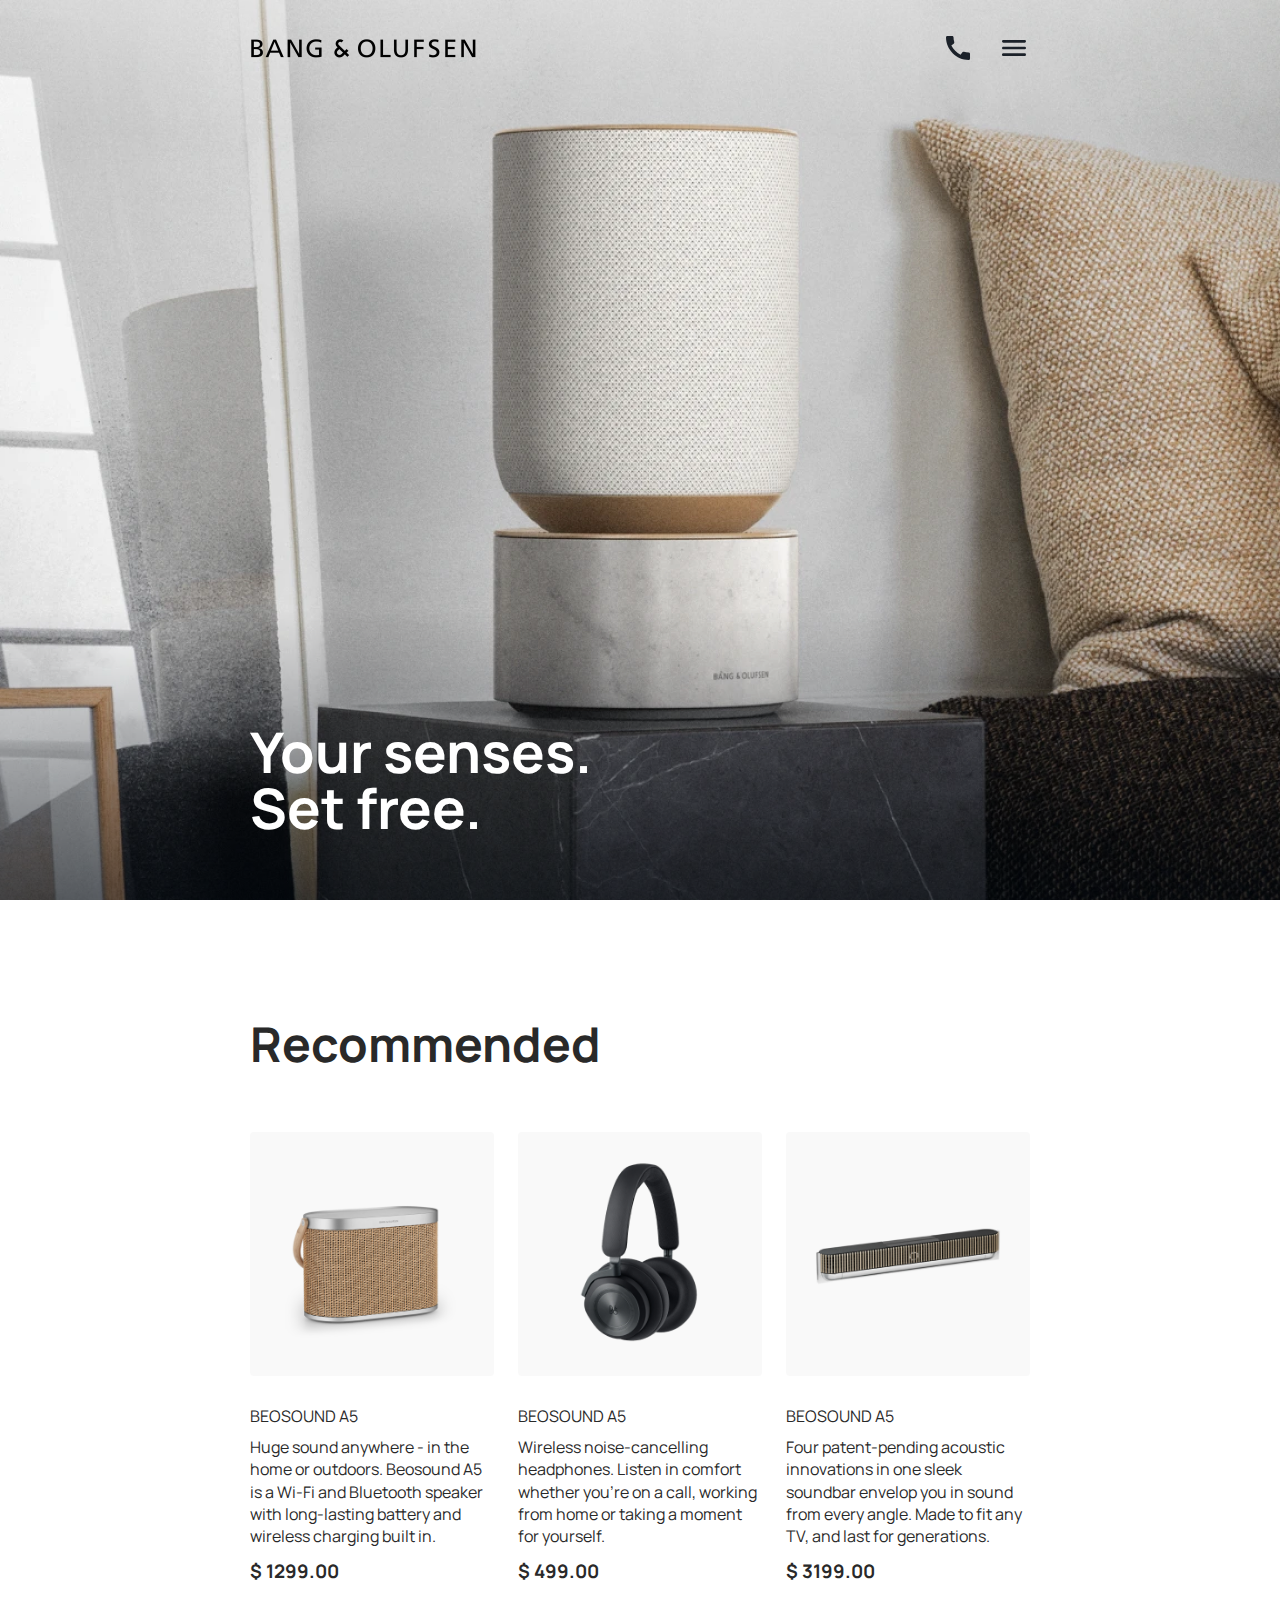
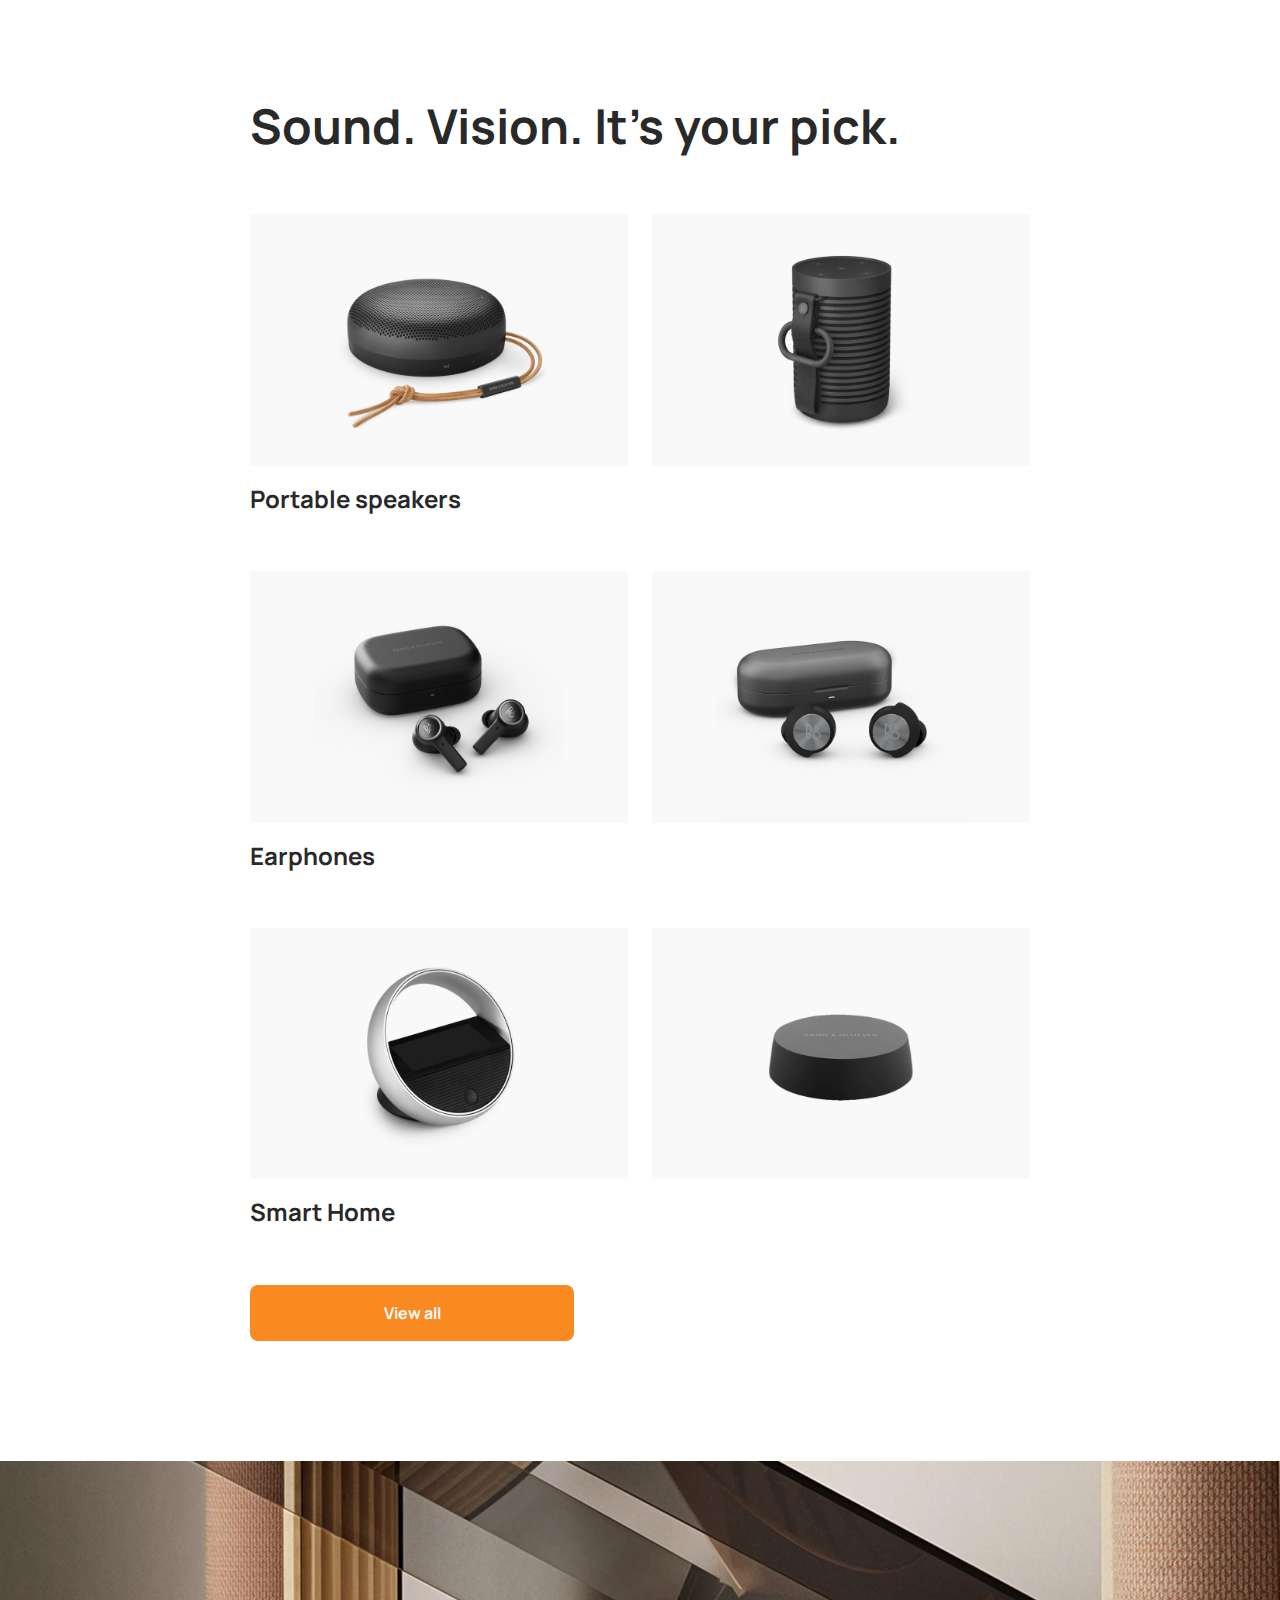
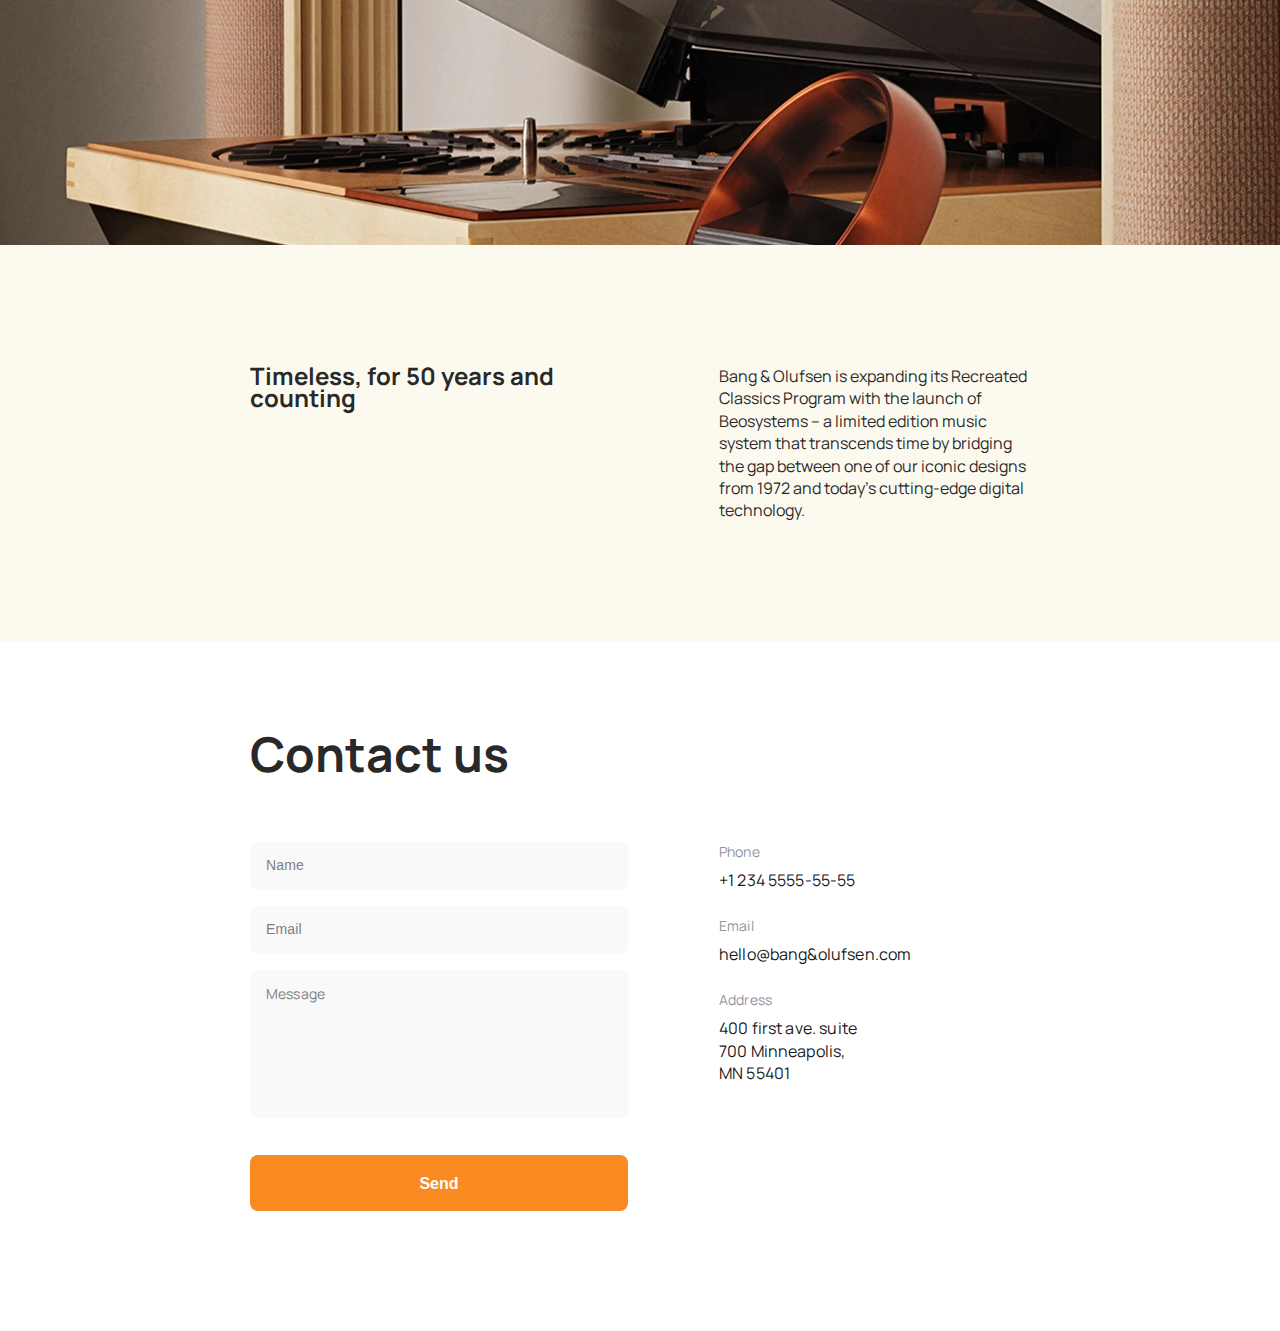
<file: index.html>
<!doctype html><html lang="en" class="page"><head><meta charset="utf-8"><meta name="viewport" content="width=device-width, initial-scale=1.0"><title>Landing Page</title><link rel="stylesheet" href="index.b6cc8915.css"><link rel="preconnect" href="https://fonts.googleapis.com"><link rel="preconnect" href="https://fonts.gstatic.com"><link href="https://fonts.googleapis.com/css2?family=Manrope:wght@200..800&family=Roboto:ital,wght@0,100..900;1,100..900&display=swap" rel="stylesheet"><script src="index.cabb280d.js" defer></script></head><body class="page__body"> <header class="header"> <div class="container"> <div class="header__content"> <div class="top-bar"> <a href="#" class="top-bar__logo-link"> <img src="Logo-2x.b9d4588f.png" alt="Bang & Olufsen logo" class="top-bar__logo"> </a> <div class="top-bar__icons"> <a href="#" class="icon icon--phone"></a> <a href="#menu" class="icon icon--menu"></a> </div> </div> <div class="header__bottom"> <h1 class="header__title"> Your senses. <br> Set free. </h1> </div> </div> </div> </header> <aside class="menu page__menu" id="menu"> <div class="container"> <div class="menu__top top-bar"> <a href="#" class="top-bar__logo-link"> <img src="Logo.6e460b5d.svg" alt="Bang & Olufsen logo" class="top-bar__logo"> </a> <a href="#" class="icon icon--close"></a> </div> <div class="menu__bottom"> <nav class="menu__nav nav"> <ul class="nav__list"> <li class="nav__item"> <a class="nav__link" href="#recommended"> Recommended </a> </li> <li class="nav__item"> <a class="nav__link" href="#our-sound-items"> Categories </a> </li> <li class="nav__item"> <a class="nav__link" href="#history-of-b&o"> About Us </a> </li> <li class="nav__item"> <a class="nav__link" href="#contact"> Contact Us </a> </li> </ul> </nav> <a href="tel: +1 234 5555-55-55" class="menu__phone-number"> +1 234 5555-55-55 </a> <a href="tel: +1 234 5555-55-55" class="menu__call-to-order"> call to order </a> </div> </div> </aside> <main class="section-main"> <div class="section-main__content"> <div class="container"> <section class="recommended" id="recommended"> <h2 class="section-title">Recommended</h2> <div class="recommended__products"> <article class="product"> <a href="#"> <img src="BEOSOUND%20A5.e6f6f009.png" alt="BEOSOUND A5 portable acoustics" class="product__photo"> </a> <p class="product__title">BEOSOUND A5</p> <p class="product__category"> Huge sound anywhere - in the home or outdoors. Beosound A5 is a Wi-Fi and Bluetooth speaker with long-lasting battery and wireless charging built in. </p> <h3 class="product__price">$ 1299.00</h3> </article> <article class="product"> <a href="#"> <img src="BEOPLAY%20HX.5e085003.png" alt="BEOPLAY HX portable headphone" class="product__photo"> </a> <p class="product__title">BEOSOUND A5</p> <p class="product__category"> Wireless noise-cancelling headphones. Listen in comfort whether you're on a call, working from home or taking a moment for yourself. </p> <h3 class="product__price">$ 499.00</h3> </article> <article class="product"> <a href="#"> <img src="BEOSOUND%20THEATRE.5f099db4.png" alt="BEOSOUND THEATRE soundpad" class="product__photo"> </a> <p class="product__title">BEOSOUND A5</p> <p class="product__category"> Four patent-pending acoustic innovations in one sleek soundbar envelop you in sound from every angle. Made to fit any TV, and last for generations. </p> <h3 class="product__price">$ 3199.00</h3> </article> </div> </section> </div> <div class="container"> <section class="categories" id="categories"> <h2 class="section-title">Sound. Vision. It's your pick.</h2> <div class="categories__wrapper"> <article class="category"> <div class="category__photos"> <a href="#" class="category__link"> <img src="Portable%20speakers_pic1.a0234493.png" alt="Portable speakers" class="category__photo"> </a> <a href="#" class="category__link"> <img src="Portable%20speakers_pic2.9fd5c7fa.png" alt="Portable speakers" class="category__photo"> </a> </div> <h3 class="category__title">Portable speakers</h3> </article> <article class="category"> <div class="category__photos"> <a href="#" class="category__link"> <img src="Portable%20speakers_pic3.f34691dc.png" alt="Earphones" class="category__photo"> </a> <a href="#" class="category__link"> <img src="Portable%20speakers_pic4.0ab8198c.png" alt="Earphones" class="category__photo"> </a> </div> <h3 class="category__title">Earphones</h3> </article> <article class="category"> <div class="category__photos"> <a href="#" class="category__link"> <img src="Portable%20speakers_pic5.bebf1d5d.png" alt="Smart Home" class="category__photo"> </a> <a href="#" class="category__link"> <img src="Portable%20speakers_pic6.ce502576.png" alt="Smart Home" class="category__photo"> </a> </div> <h3 class="category__title">Smart Home</h3> </article> <a href="#" class="categories__button" data-qa="hover"> View all </a> </div> </section> </div> <section class="history-of-company" id="history-of-company"> <div class="history-of-company__background"></div> <div class="container"> <div class="history-of-company__content"> <h2 class="history-of-company__title"> Timeless, for 50 years and counting </h2> <p class="history-of-company__description"> Bang & Olufsen is expanding its Recreated Classics Program with the launch of Beosystems – a limited edition music system that transcends time by bridging the gap between one of our iconic designs from 1972 and today’s cutting-edge digital technology. </p> </div> </div> </section> <div class="container"> <section class="contact-us" id="contact-us"> <h2 class="contact-us__title section-title">Contact us</h2> <form class="contact-us__form" action="#" method="post" onsubmit="this.reset(); return false;"> <input class="contact-us__input" type="text" name="name" placeholder="Name" required> <input class="contact-us__input" type="email" name="email" placeholder="Email" required> <textarea class="contact-us__input contact-us__input--textarea" name="message" placeholder="Message" required></textarea> <button class="contact-us__button" type="submit"> Send </button> </form> <div class="contact-us__contacts"> <div class="contact-us__block"> <p class="contact-us__block-name">Phone</p> <p class="contact-us__block-info">+1 234 5555-55-55</p> </div> <div class="contact-us__block"> <p class="contact-us__block-name">Email</p> <p class="contact-us__block-info">hello@bang&olufsen.com</p> </div> <div class="contact-us__block"> <p class="contact-us__block-name">Address</p> <p class="contact-us__block-info"> <a class="contact-us__block-info--link" href="https://www.google.com/maps?q=400+first+ave+suite+700+Minneapolis,+MN+55401" target="_blank"> 400 first ave. suite <br> 700 Minneapolis, <br> MN 55401 </a> </p> </div> </div> </section> </div> </div> </main> </body></html>
</file>
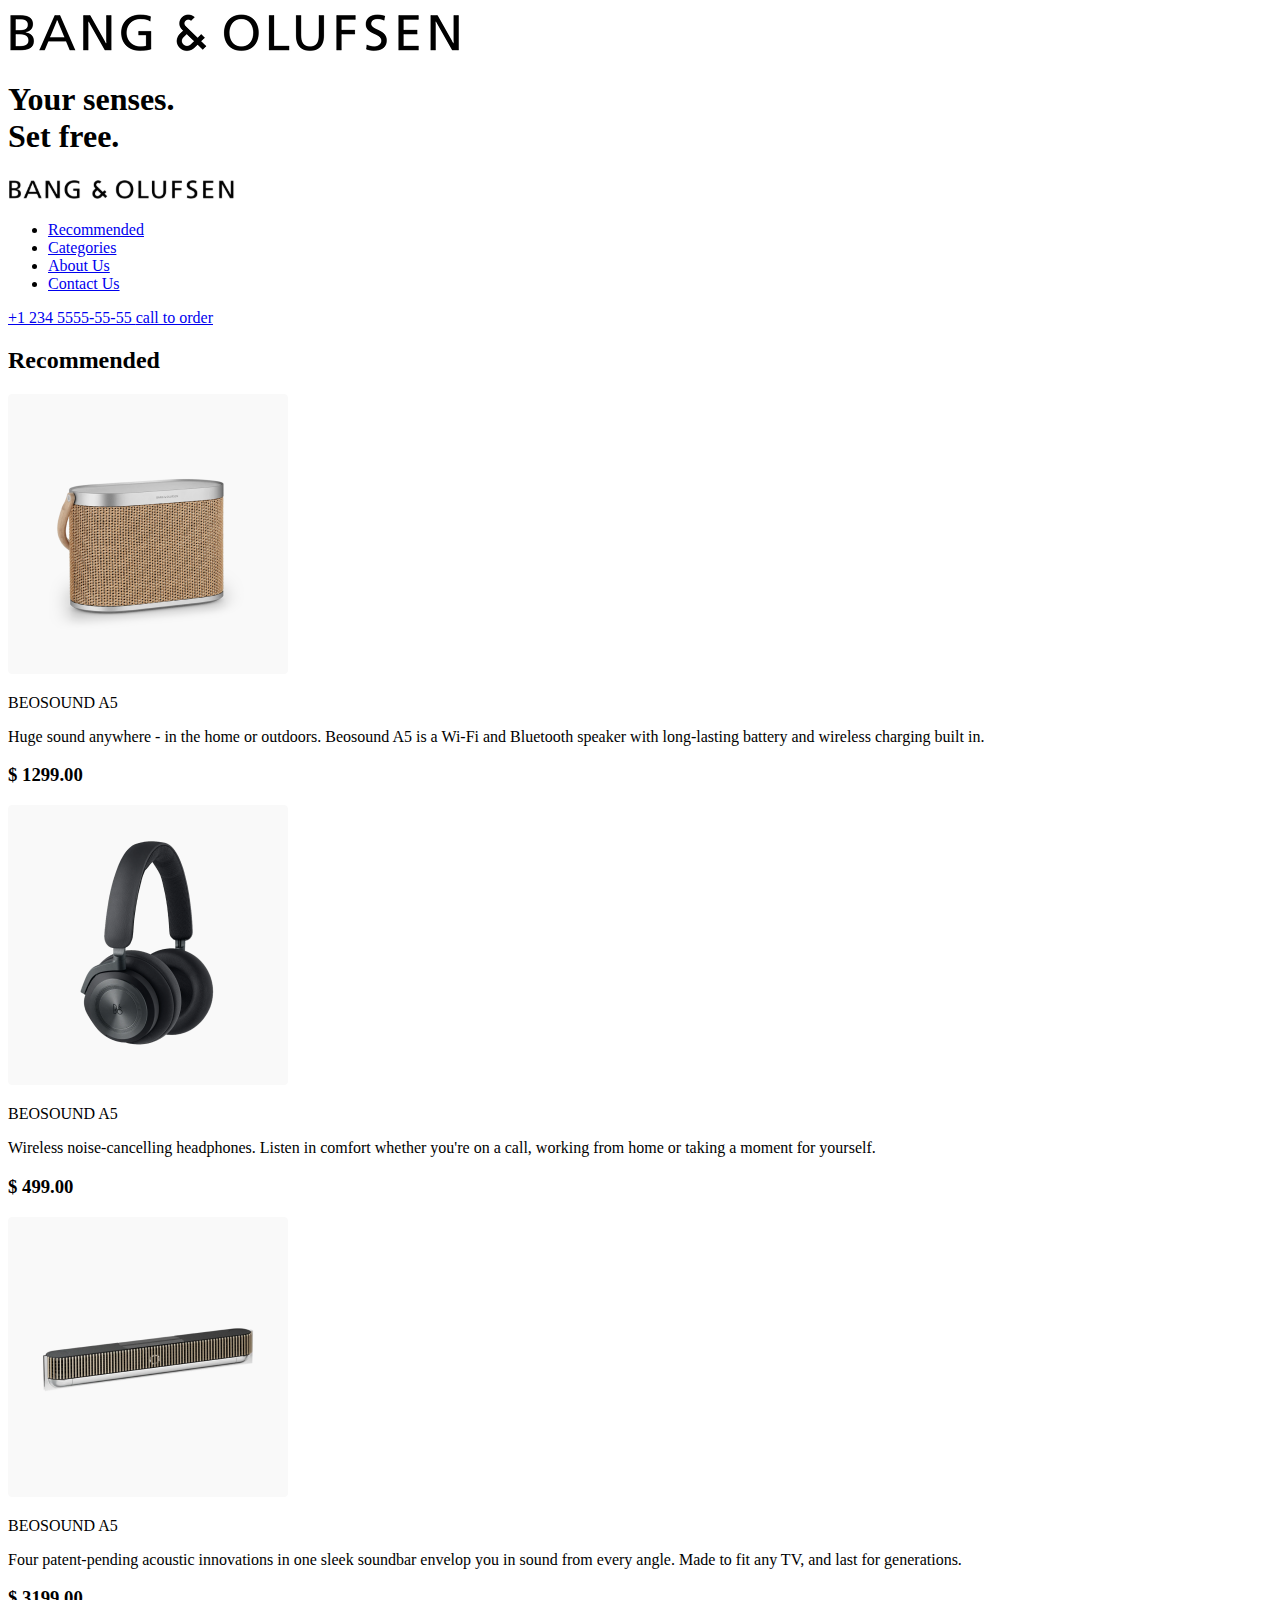
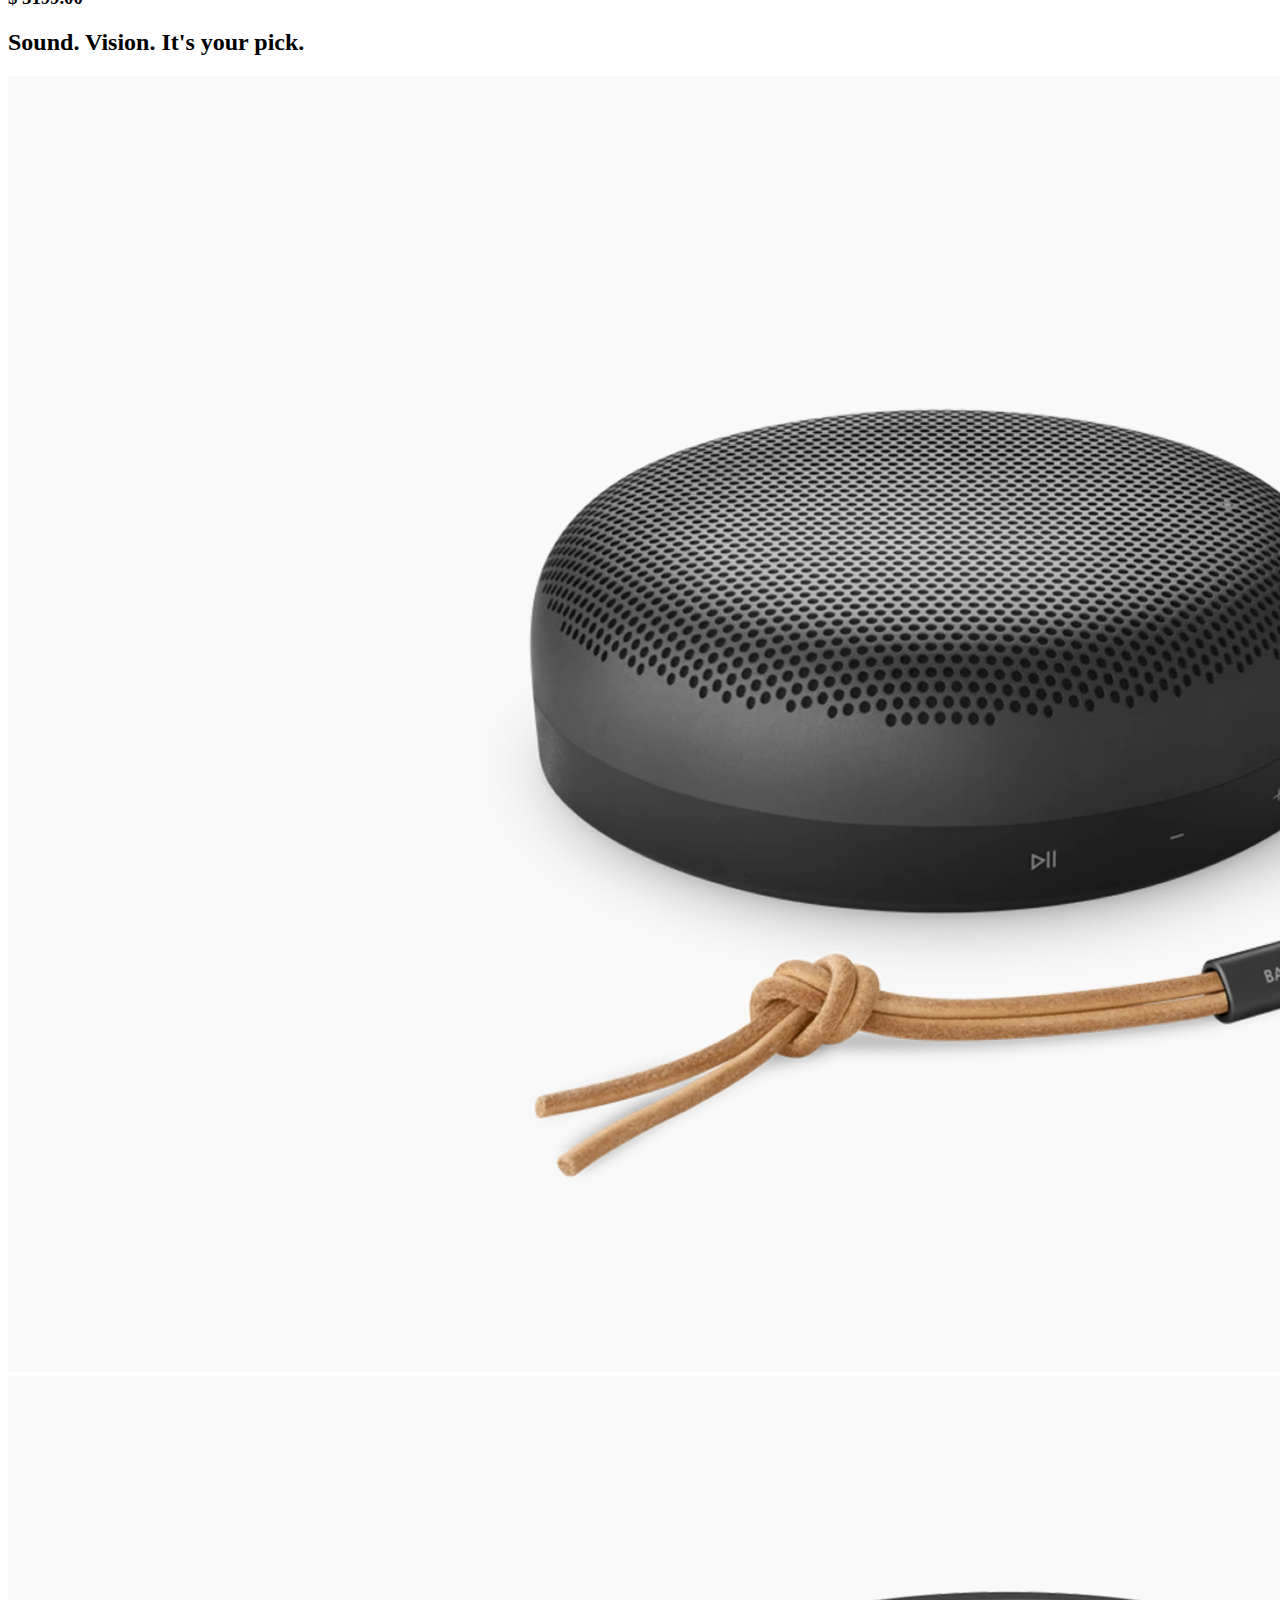
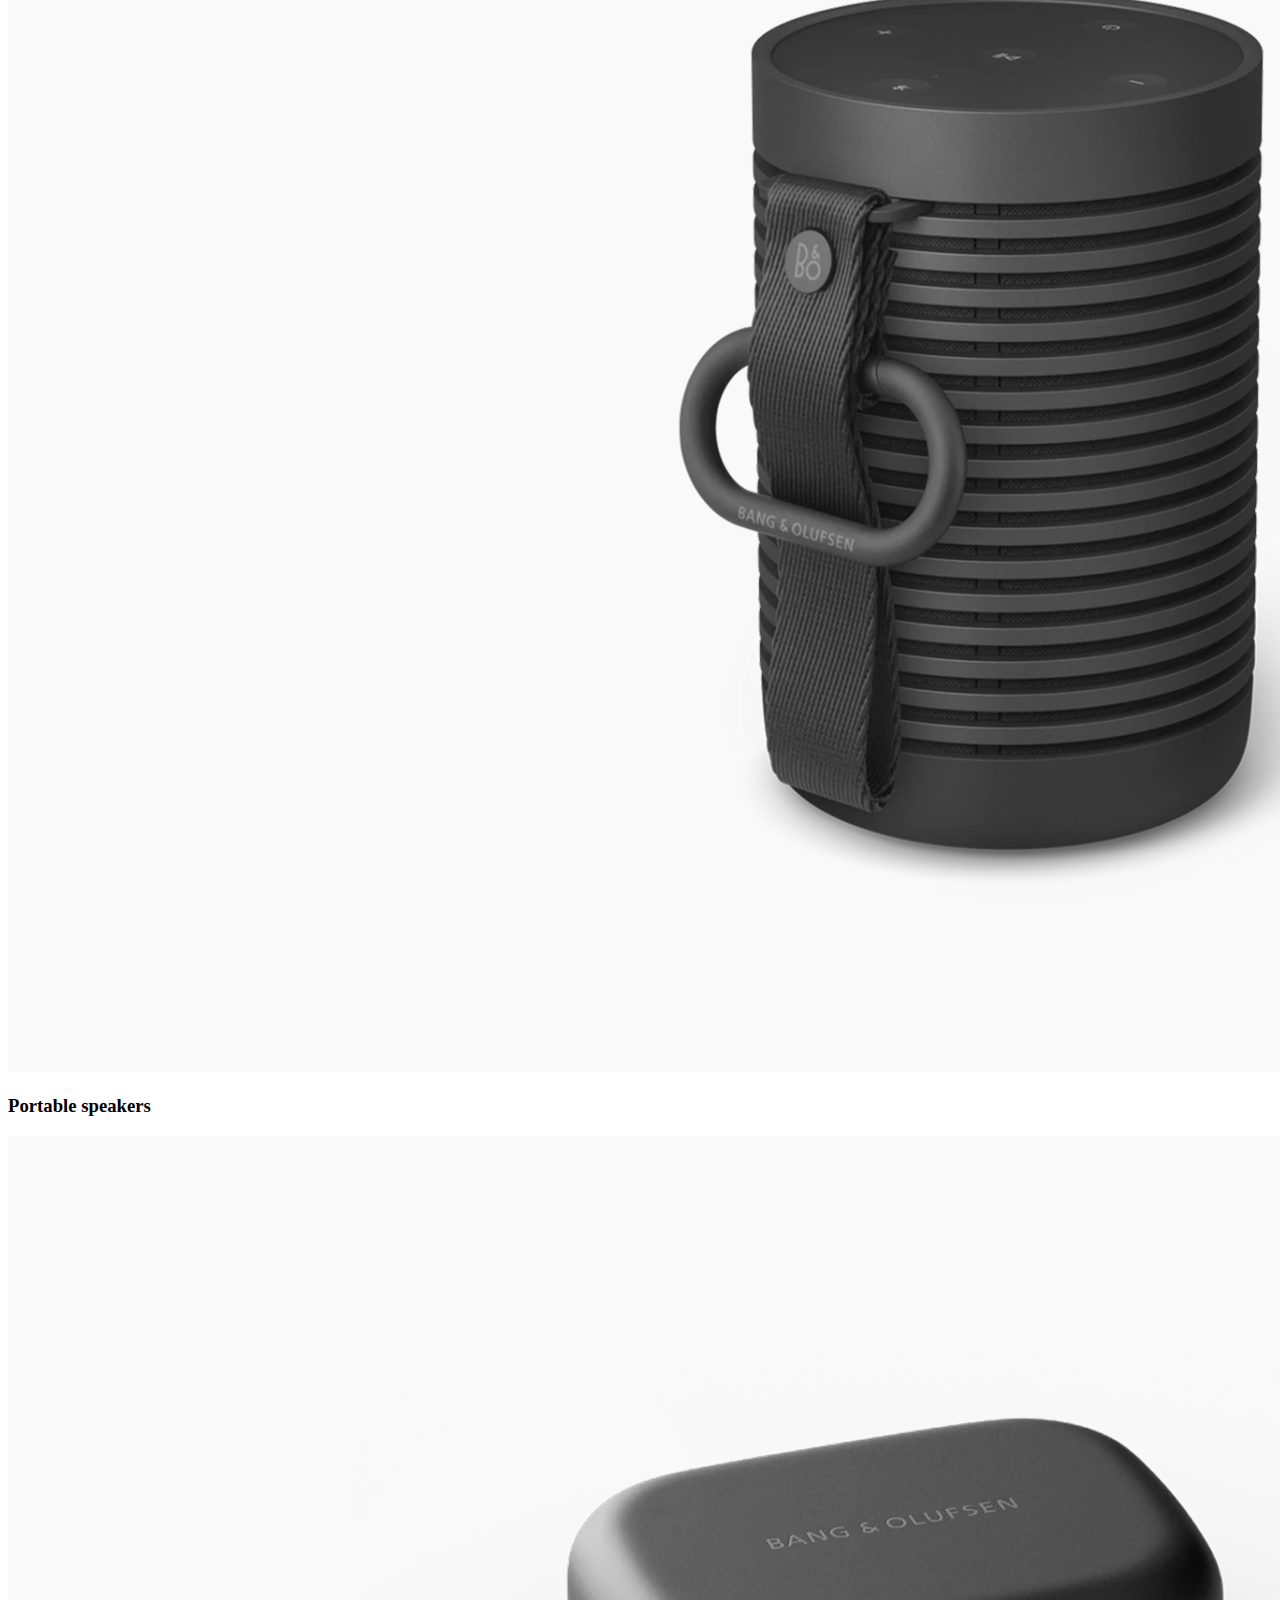
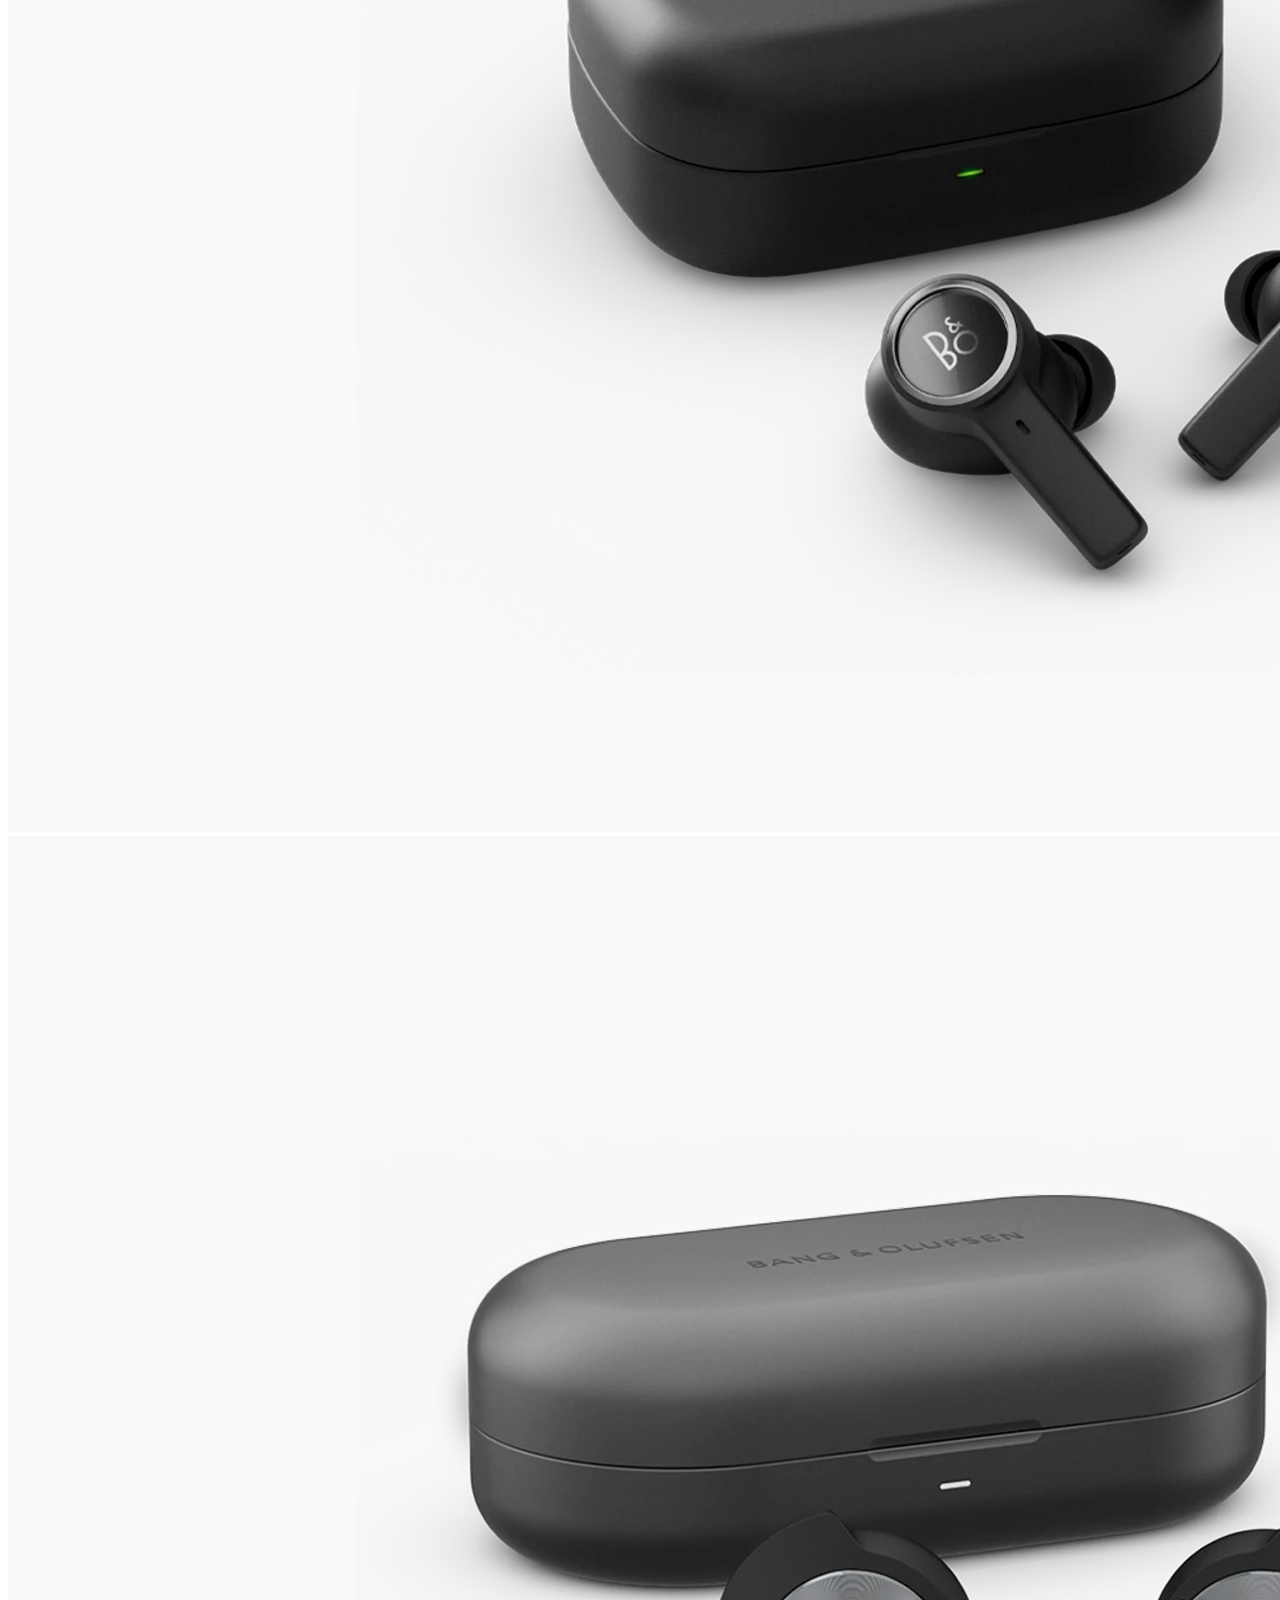
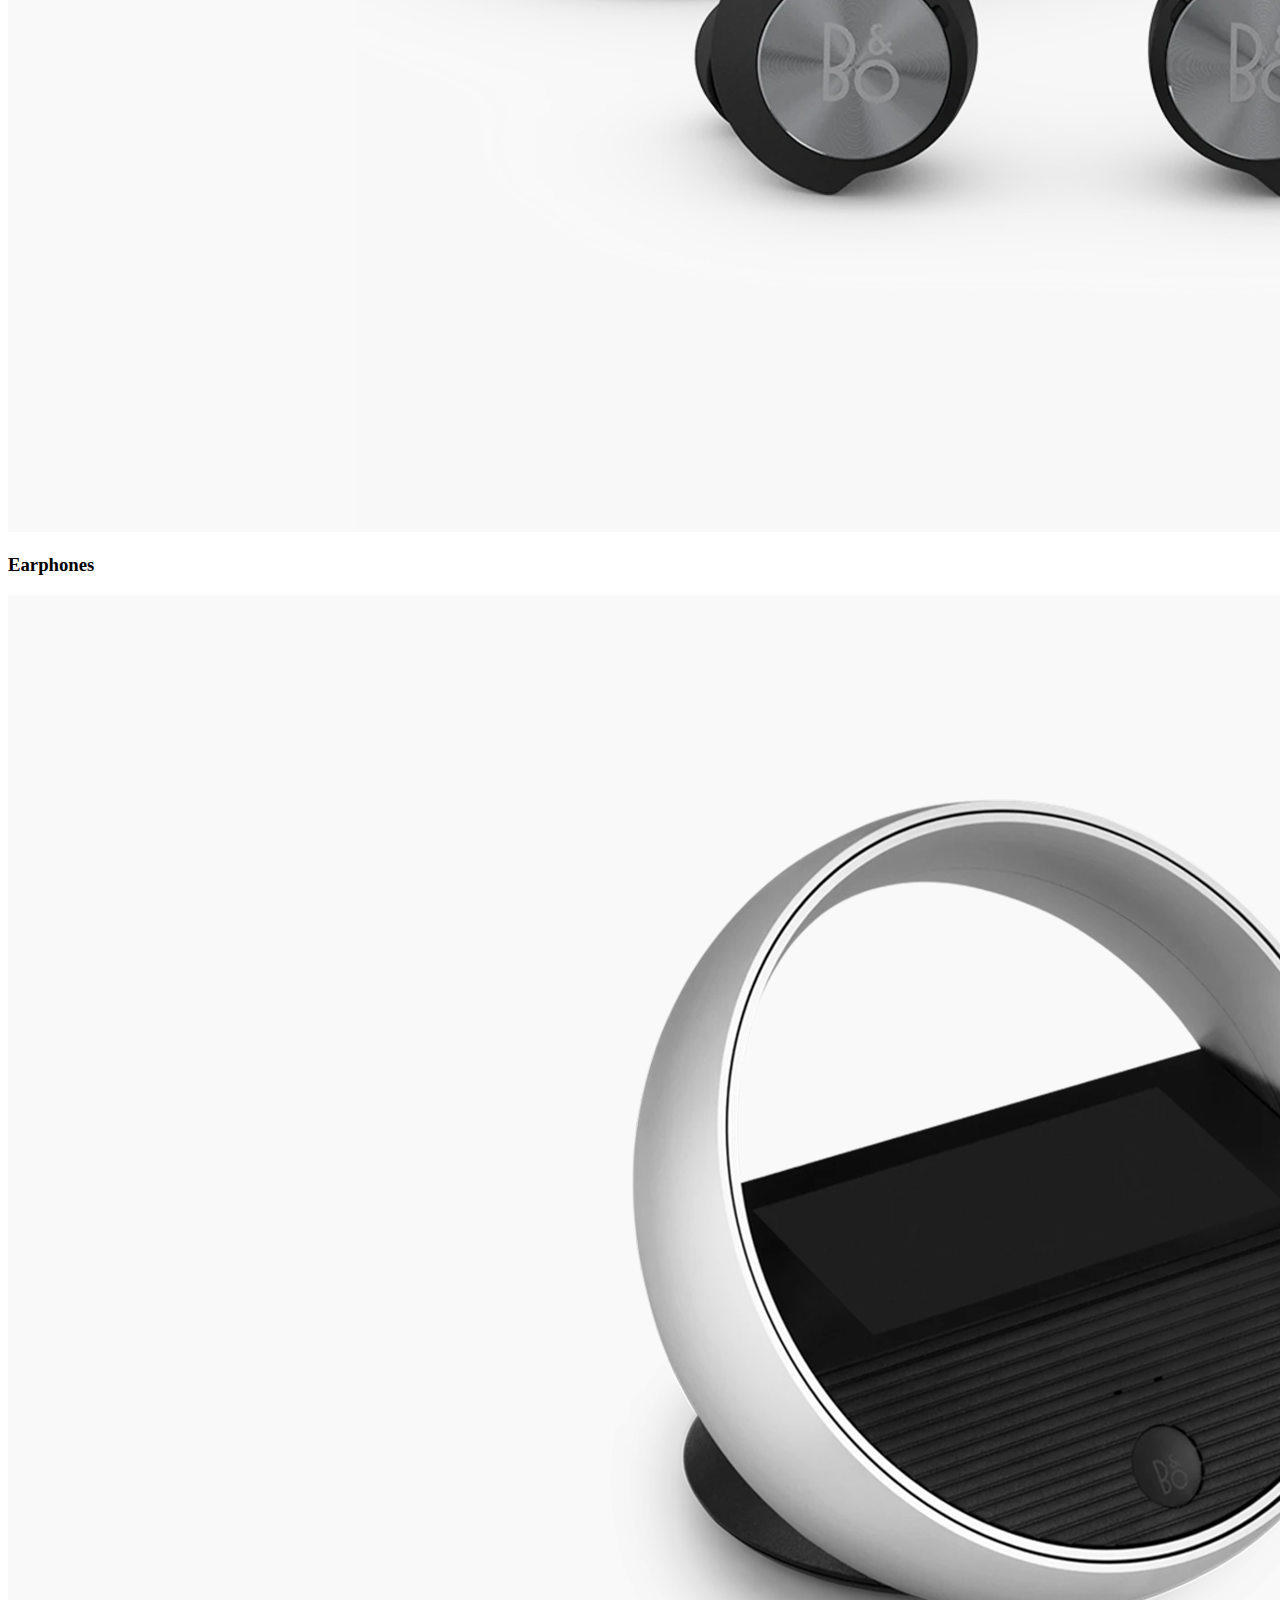
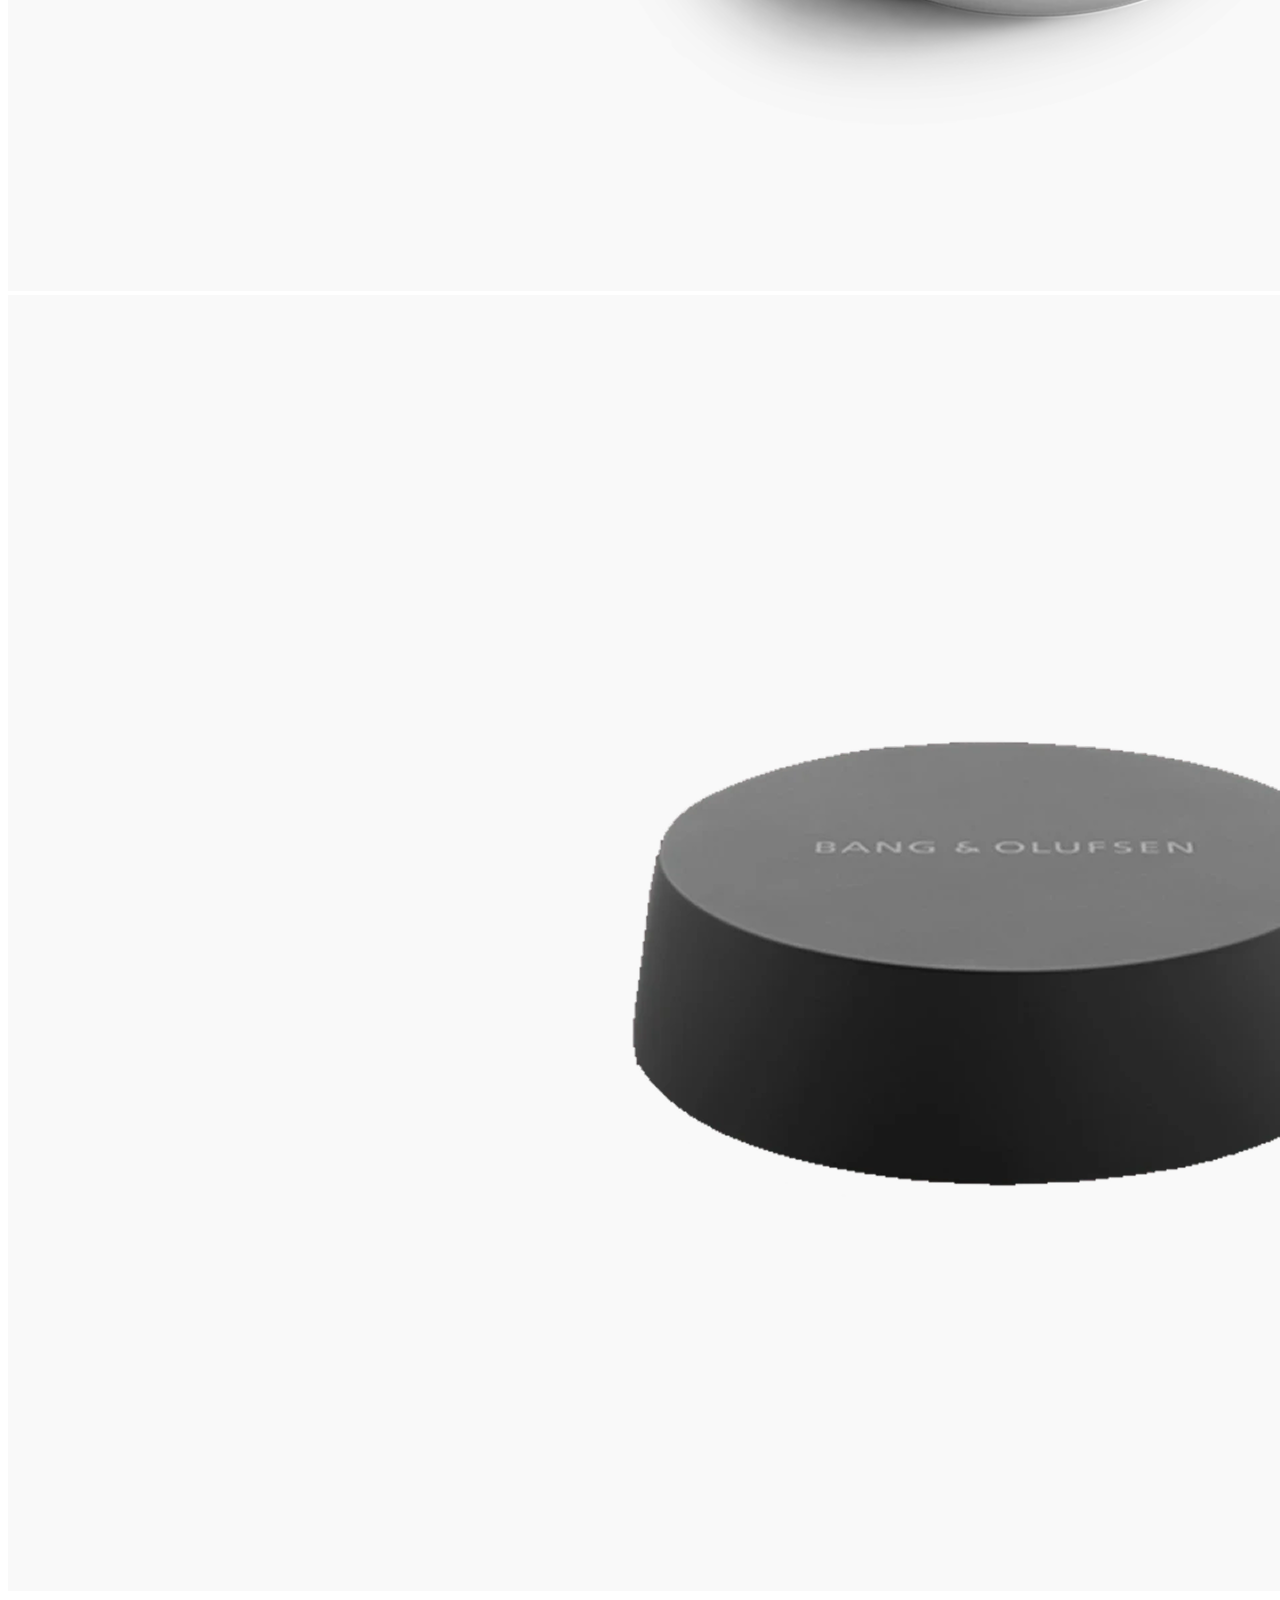
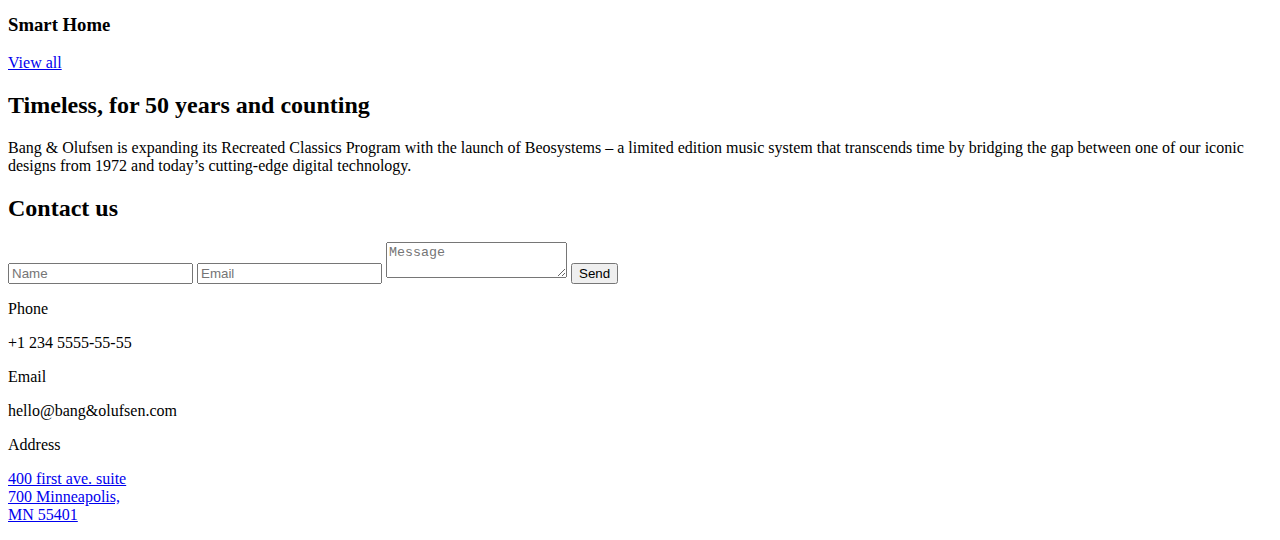
<file: src/index.html>
<!doctype html>
<html
  lang="en"
  class="page"
>
  <head>
    <meta charset="UTF-8" />
    <meta
      name="viewport"
      content="width=device-width, initial-scale=1.0"
    />
    <title>Landing Page</title>
    <link rel="icon" type="image/png"
      href="./img/favicon.svg" />
    <link
      rel="stylesheet"
      href="./styles/style.scss"
    />
    <link
      rel="preconnect"
      href="https://fonts.googleapis.com"
    />
    <link
      rel="preconnect"
      href="https://fonts.gstatic.com"
    />
    <link
      href="https://fonts.googleapis.com/css2?family=Manrope:wght@200..800&family=Roboto:ital,wght@0,100..900;1,100..900&display=swap"
      rel="stylesheet"
    />

    <script
      src="scripts/main.js"
      defer
    ></script>
  </head>
  <body class="page__body">
    <header class="header">
      <div class="container">
        <div class="header__content">
          <div class="top-bar">
            <a
              href="#"
              class="top-bar__logo-link"
            >
              <img
                src="./img/Logo-2x.png"
                alt="Bang & Olufsen logo"
                class="top-bar__logo"
              />
            </a>

            <div class="top-bar__icons">
              <a
                href="#"
                class="icon icon--phone"
              ></a>
              <a
                href="#menu"
                class="icon icon--menu"
              ></a>
            </div>
          </div>
          <div class="header__bottom">
            <h1 class="header__title">
              Your senses.
              <br />
              Set free.
            </h1>
          </div>
        </div>
      </div>
    </header>

    <aside
      class="page__menu menu"
      id="menu"
    >
      <div class="container">
        <div class="top-bar menu__top">
          <a
            href="#"
            class="top-bar__logo-link"
          >
            <img
              src="img/Logo.svg"
              alt="Bang & Olufsen logo"
              class="top-bar__logo"
            />
          </a>
          <a
            href="#"
            class="icon icon--close"
          ></a>
        </div>

        <div class="menu__bottom">
          <nav class="nav menu__nav">
            <ul class="nav__list">
              <li class="nav__item">
                <a
                  class="nav__link"
                  href="#recommended"
                >
                  Recommended
                </a>
              </li>
              <li class="nav__item">
                <a
                  class="nav__link"
                  href="#our-sound-items"
                >
                  Categories
                </a>
              </li>
              <li class="nav__item">
                <a
                  class="nav__link"
                  href="#history-of-b&o"
                >
                  About Us
                </a>
              </li>
              <li class="nav__item">
                <a
                  class="nav__link"
                  href="#contact"
                >
                  Contact Us
                </a>
              </li>
            </ul>
          </nav>

          <a
            href="tel: +1 234 5555-55-55"
            class="menu__phone-number"
          >
            +1 234 5555-55-55
          </a>
          <a
            href="tel: +1 234 5555-55-55"
            class="menu__call-to-order"
          >
            call to order
          </a>
        </div>
      </div>
    </aside>

    <main class="section-main">
      <div class="section-main__content">
        <div class="container">
          <section
            class="recommended"
            id="recommended"
          >
            <h2 class="section-title">Recommended</h2>

            <div class="recommended__products">
              <article class="product">
                <a href="#">
                  <img
                    src="./img/BEOSOUND A5.png"
                    alt="BEOSOUND A5 portable acoustics"
                    class="product__photo"
                  />
                </a>
                <p class="product__title">BEOSOUND A5</p>
                <p class="product__category">
                  Huge sound anywhere - in the home or outdoors. Beosound A5 is
                  a Wi-Fi and Bluetooth speaker with long-lasting battery and
                  wireless charging built in.
                </p>
                <h3 class="product__price">$ 1299.00</h3>
              </article>

              <article class="product">
                <a href="#">
                  <img
                    src="./img/BEOPLAY HX.png"
                    alt="BEOPLAY HX portable headphone"
                    class="product__photo"
                  />
                </a>

                <p class="product__title">BEOSOUND A5</p>
                <p class="product__category">
                  Wireless noise-cancelling headphones. Listen in comfort
                  whether you're on a call, working from home or taking a moment
                  for yourself.
                </p>
                <h3 class="product__price">$ 499.00</h3>
              </article>

              <article class="product">
                <a href="#">
                  <img
                    src="./img/BEOSOUND THEATRE.png"
                    alt="BEOSOUND THEATRE soundpad"
                    class="product__photo"
                  />
                </a>

                <p class="product__title">BEOSOUND A5</p>
                <p class="product__category">
                  Four patent-pending acoustic innovations in one sleek soundbar
                  envelop you in sound from every angle. Made to fit any TV, and
                  last for generations.
                </p>
                <h3 class="product__price">$ 3199.00</h3>
              </article>
            </div>
          </section>
        </div>

        <div class="container">
          <section
            class="categories"
            id="categories"
          >
            <h2 class="section-title">Sound. Vision. It's your pick.</h2>

            <div class="categories__wrapper">
              <article class="category">
                <div class="category__photos">
                  <a
                    href="#"
                    class="category__link"
                  >
                    <img
                      src="./img/Portable speakers_pic1.png"
                      alt="Portable speakers"
                      class="category__photo"
                    />
                  </a>

                  <a
                    href="#"
                    class="category__link"
                  >
                    <img
                      src="./img/Portable speakers_pic2.png"
                      alt="Portable speakers"
                      class="category__photo"
                    />
                  </a>
                </div>

                <h3 class="category__title">Portable speakers</h3>
              </article>

              <article class="category">
                <div class="category__photos">
                  <a
                    href="#"
                    class="category__link"
                  >
                    <img
                      src="./img/Portable speakers_pic3.png"
                      alt="Earphones"
                      class="category__photo"
                    />
                  </a>

                  <a
                    href="#"
                    class="category__link"
                  >
                    <img
                      src="./img/Portable speakers_pic4.png"
                      alt="Earphones"
                      class="category__photo"
                    />
                  </a>
                </div>

                <h3 class="category__title">Earphones</h3>
              </article>

              <article class="category">
                <div class="category__photos">
                  <a
                    href="#"
                    class="category__link"
                  >
                    <img
                      src="./img/Portable speakers_pic5.png"
                      alt="Smart Home"
                      class="category__photo"
                    />
                  </a>

                  <a
                    href="#"
                    class="category__link"
                  >
                    <img
                      src="./img/Portable speakers_pic6.png"
                      alt="Smart Home"
                      class="category__photo"
                    />
                  </a>
                </div>

                <h3 class="category__title">Smart Home</h3>
              </article>
              <a
                href="#"
                class="categories__button"
                data-qa="hover"
              >
                View all
              </a>
            </div>
          </section>
        </div>

        <section
          class="history-of-company"
          id="history-of-company"
        >
          <div class="history-of-company__background"></div>
          <div class="container">
            <div class="history-of-company__content">
              <h2 class="history-of-company__title">
                Timeless, for 50 years and counting
              </h2>

              <p class="history-of-company__description">
                Bang & Olufsen is expanding its Recreated Classics Program with
                the launch of Beosystems – a limited edition music system that
                transcends time by bridging the gap between one of our iconic
                designs from 1972 and today’s cutting-edge digital technology.
              </p>
            </div>
          </div>
        </section>

        <div class="container">
          <section
            class="contact-us"
            id="contact-us"
          >
            <h2 class="contact-us__title section-title">Contact us</h2>

            <form
              class="contact-us__form"
              action="#"
              method="post"
              onsubmit="this.reset(); return false;"
            >
              <input
                class="contact-us__input"
                type="text"
                name="name"
                placeholder="Name"
                required
              />
              <input
                class="contact-us__input"
                type="email"
                name="email"
                placeholder="Email"
                required
              />
              <textarea
                class="contact-us__input contact-us__input--textarea"
                name="message"
                placeholder="Message"
                required
              ></textarea>

              <button
                class="contact-us__button"
                type="submit"
              >
                Send
              </button>
            </form>
            <div class="contact-us__contacts">
              <div class="contact-us__block">
                <p class="contact-us__block-name">Phone</p>
                <p class="contact-us__block-info">+1 234 5555-55-55</p>
              </div>
              <div class="contact-us__block">
                <p class="contact-us__block-name">Email</p>
                <p class="contact-us__block-info">hello@bang&olufsen.com</p>
              </div>
              <div class="contact-us__block">
                <p class="contact-us__block-name">Address</p>
                <p class="contact-us__block-info">
                  <a
                    class="contact-us__block-info--link"
                    href="https://www.google.com/maps?q=400+first+ave+suite+700+Minneapolis,+MN+55401"
                    target="_blank"
                  >
                    400 first ave. suite
                    <br />
                    700 Minneapolis,
                    <br />
                    MN 55401
                  </a>
                </p>
              </div>
            </div>
          </section>
        </div>
      </div>
    </main>
  </body>
</html>
</file>
<file: index.b6cc8915.css>
.container{padding-left:20px;padding-right:20px}@media (min-width:576px){.container{padding-left:72px;padding-right:72px}}@media (min-width:1024px){.container{max-width:1020px;margin-left:auto;margin-right:auto;padding-left:120px;padding-right:120px}}.header{background-image:url(Image.fad4b621.png);background-position:50%;background-size:cover}.header__content{-ms-flex-direction:column;flex-direction:column;-ms-flex-pack:justify;justify-content:space-between;height:100vh;display:-ms-flexbox;display:flex}.header__title{color:#fff;text-align:left;margin:0;font-size:36px;font-weight:700;line-height:100%}@media (min-width:576px){.header__title{font-size:56px}}.header__bottom{padding-bottom:40px}@media (min-width:576px){.header__bottom{padding-bottom:64px}}.icon{background-position:50%;background-repeat:no-repeat;background-size:contain;width:24px;height:24px;transition:transform .3s;display:block}.icon:hover{transform:scale(1.2)}@media (min-width:576px){.icon{width:32px;height:32px}}.icon--phone{background-image:url(Icon-Phone-call.b7c92a4e.svg)}.icon--menu{background-image:url(Icon-Burger-menu.87914b9a.svg)}.icon--menu:hover{background-image:url(Icon-Burger-menu-hover.10e8ec5a.svg)}.icon--close{background-image:url(Icon-Close.4e246dfc.svg)}.menu{opacity:0;pointer-events:none;text-transform:uppercase;background-color:#f9f9f9;height:100vh;font-weight:700;position:fixed}.menu__top{z-index:1;background-color:#f9f9f9;margin-bottom:32px;position:sticky;top:0}@media (min-width:576px){.menu__top{margin:0}}.menu__phone-number{color:#292929;margin-bottom:16px;font-size:16px;line-height:140%;text-decoration:none;display:block}.menu__call-to-order{color:#292929;border-bottom:1px solid #292929;width:fit-content;padding-bottom:3px;font-size:16px;line-height:140%;text-decoration:none;display:block}.menu__nav{margin-bottom:48px}.nav__list{-ms-flex-direction:column;flex-direction:column;gap:32px;margin:0;padding:0;list-style:none;display:-ms-flexbox;display:flex}.nav__link{color:#292929;font-size:22px;line-height:22px;text-decoration:none;position:relative}.nav__link:after{content:"";background-color:#292929;width:100%;height:1px;transition:transform .3s;display:block;position:absolute;bottom:-8px;transform:scale(0)}.nav__link:hover:after{transform:scale(1)}.page{color:#292929;scroll-behavior:smooth;font-family:Manrope,sans-serif;font-size:16px;line-height:140%}.page__body{min-width:320px;margin:0}.page__menu{opacity:0;pointer-events:none;transition:all .3s;position:fixed;top:0;left:0;right:0;transform:translate(-100%)}.page__menu:target{opacity:1;pointer-events:all;transform:translate(0)}.top-bar{-ms-flex-pack:justify;justify-content:space-between;-ms-flex-align:center;align-items:center;padding-top:24px;padding-bottom:24px;display:-ms-flexbox;display:flex}@media (min-width:576px){.top-bar{padding-top:32px;padding-bottom:32px}}.top-bar__icons{gap:24px;display:-ms-flexbox;display:flex}.top-bar__logo-link{display:-ms-flexbox;display:flex}.top-bar__logo{height:16px}@media (min-width:576px){.top-bar__logo{height:24px}}.section-title{text-align:left;margin-bottom:48px;font-size:32px;font-weight:700;line-height:100%}@media (min-width:576px){.section-title{margin-bottom:64px;font-size:40px}}@media (min-width:1024px){.section-title{font-size:48px}}.product__photo{width:100%;margin-bottom:24px;transition:transform .3s}.product__photo:hover{transform:scale(1.1)}.product__title{margin-bottom:8px}.product__category{margin-bottom:12px}@media (min-width:576px){.product__category{margin-bottom:34px}}@media (min-width:1024px){.product__category{margin-bottom:12px}}.section-main{background-color:#fff}.section-main__content{row-gap:96px;padding-top:64px;padding-bottom:64px;display:grid}@media (min-width:576px){.section-main__content{row-gap:120px;padding-top:120px;padding-bottom:120px}}.recommended__products{row-gap:40px;display:grid}@media (min-width:576px){.recommended__products{justify-items:center}}@media (min-width:1024px){.recommended__products{grid-template-columns:repeat(3,1fr);justify-items:stretch;column-gap:24px}}.history-of-company{background-color:#fcfaef}.history-of-company__background{background-image:url(gramophone.ccf873fe.png);background-position:50%;background-size:cover;height:0;padding-top:56.25%}@media (min-width:576px){.history-of-company__background{padding-top:50%}}@media (min-width:1024px){.history-of-company__background{padding-top:30%}}.history-of-company__content{--columns:2;grid-template-columns:repeat(var(--columns),1fr);gap:24px 20px;padding-top:48px;padding-bottom:48px;display:grid}@media (min-width:576px){.history-of-company__content{--columns:6;column-gap:24px}}@media (min-width:1024px){.history-of-company__content{--columns:12}}@media (min-width:576px){.history-of-company__content{padding-top:120px;padding-bottom:120px}}.history-of-company__title{grid-column:1/-1}@media (min-width:576px){.history-of-company__title{grid-column:1/4}}@media (min-width:1024px){.history-of-company__title{grid-column:1/7}}.history-of-company__description{grid-column:1/-1;line-height:140%}@media (min-width:576px){.history-of-company__description{grid-column:4/7}}@media (min-width:1024px){.history-of-company__description{grid-column:8/13}}.categories__wrapper{row-gap:40px;display:grid}@media (min-width:576px){.categories__wrapper{row-gap:56px}}.categories__button{color:#fff;text-align:center;background-color:#f98921;border:none;border-radius:8px;grid-column:1/-1;height:56px;font-size:16px;font-weight:700;line-height:56px;text-decoration:none;transition:background-color .3s;display:inline-block}.categories__button:hover{background-color:#1b2129}.categories__button:active{background-color:#010810}@media (min-width:1024px){.categories__button{width:324px}}.category__photos{--columns:2;grid-template-columns:repeat(var(--columns),1fr);column-gap:20px;margin-bottom:16px;display:grid}@media (min-width:576px){.category__photos{--columns:6;column-gap:24px}}@media (min-width:1024px){.category__photos{--columns:12}}.category__photo{object-fit:cover;width:100%;height:100%;transition:transform .3s}.category__photo:hover{transform:scale(1.1)}@media (min-width:576px){.category__link{grid-column:span 3}}@media (min-width:1024px){.category__link{grid-column:span 6}}.category__title{font-size:24px;font-weight:700;line-height:140%}.contact-us{--columns:2;grid-template-columns:repeat(var(--columns),1fr);column-gap:20px;margin-top:-32px;display:grid}@media (min-width:576px){.contact-us{--columns:6;column-gap:24px}}@media (min-width:1024px){.contact-us{--columns:12}}.contact-us__title{grid-column:1/-1}.contact-us__form{grid-column:1/-1;margin-bottom:0}@media (min-width:1024px){.contact-us__form{grid-column:1/7}}.contact-us__input{background-color:#f9f9f9;border:none;border-radius:8px;width:100%;height:48px;margin-bottom:16px;padding:14px 16px}.contact-us__input--textarea{resize:none;height:148px;font-family:inherit}.contact-us__input::placeholder{letter-spacing:.15px;color:#7e7e83;font-size:14px;line-height:140%}.contact-us__input::placeholder{letter-spacing:.15px;color:#7e7e83;font-size:14px;line-height:140%}.contact-us__input:hover{border:1px solid #dbdbdb}.contact-us__input:hover::placeholder{color:#1b2129}.contact-us__input:hover::placeholder{color:#1b2129}.contact-us__input:active,.contact-us__input:focus{border:2px solid #f98921}.contact-us__button{color:#fff;text-align:center;background-color:#f98921;border:none;border-radius:8px;width:100%;height:56px;margin-top:16px;font-size:16px;font-weight:700;line-height:56px;text-decoration:none;transition:background-color .3s;display:inline-block}.contact-us__button:hover{background-color:#1b2129}.contact-us__button:active{background-color:#010810}.contact-us__contacts{grid-column:1/-1}@media (min-width:1024px){.contact-us__contacts{grid-column:8/13}}.contact-us__block{margin-bottom:24px}.contact-us__block-name{letter-spacing:.15px;color:#9393a3;margin-bottom:8px;font-size:14px;line-height:140%}.contact-us__block-info{color:#191919;letter-spacing:.15px;line-height:140%}.contact-us__block-info--link{all:unset;transition:font-weight .3s}.contact-us__block-info--link:hover{cursor:pointer;font-weight:700}*{box-sizing:border-box;margin:0}
/*# sourceMappingURL=index.b6cc8915.css.map */
</file>
